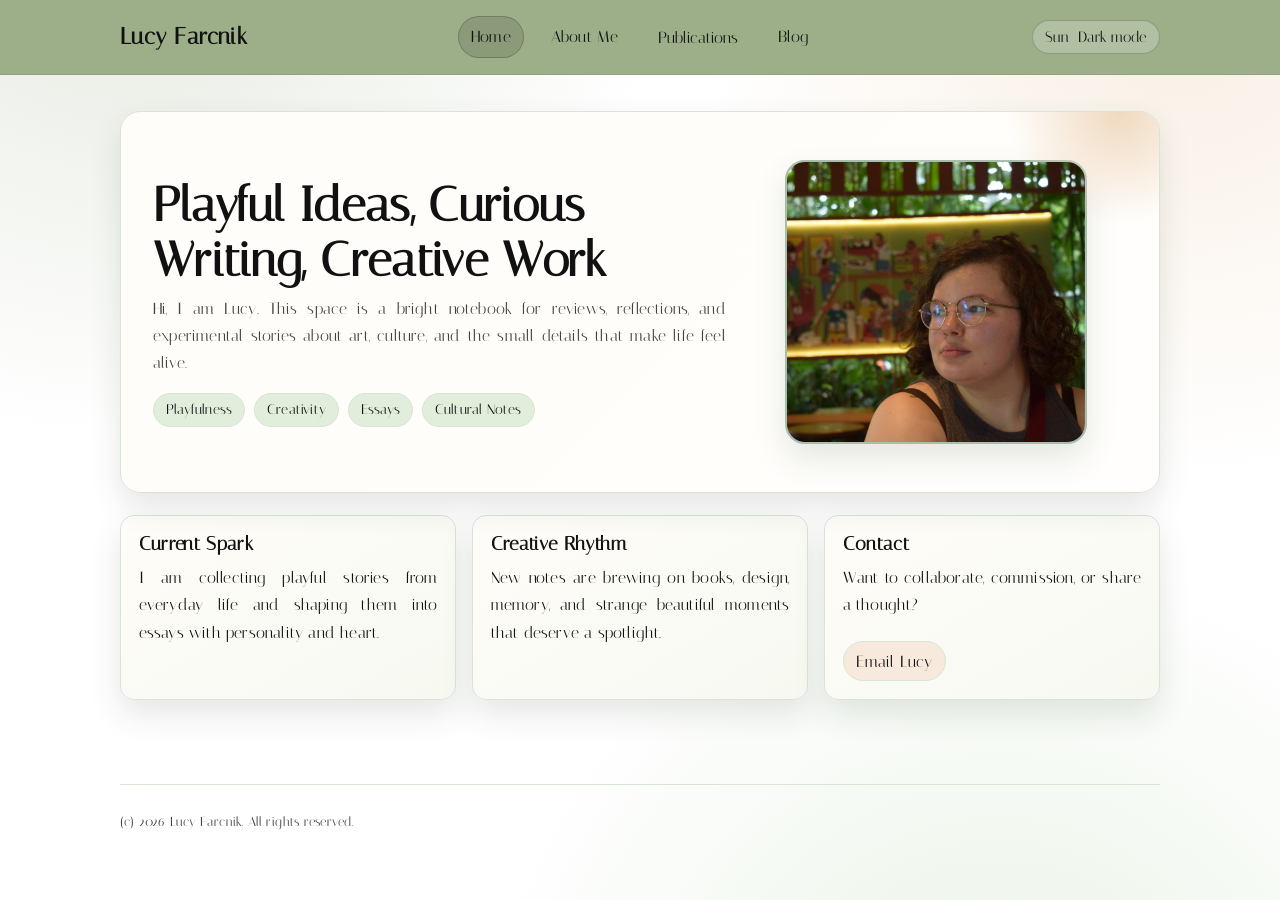
<file: index.html>
<!doctype html>
<html lang="en" data-theme="light">
  <head>
    <meta charset="UTF-8" />
    <meta name="viewport" content="width=device-width, initial-scale=1.0" />
    <title>Home | Doom of a Lady</title>
    <link rel="stylesheet" href="assets/css/variables.css" />
    <link rel="stylesheet" href="assets/css/base.css" />
    <link rel="stylesheet" href="assets/css/components.css" />
    <script defer src="assets/js/theme.js"></script>
    <script defer src="assets/js/contact.js"></script>
  </head>
  <body>
    <header class="site-header">
      <div class="container header-inner">
        <a class="brand" href="index.html">Lucy Farcnik</a>
        <nav class="site-nav" aria-label="Main navigation">
          <a class="nav-link active" href="index.html">Home</a>
          <a class="nav-link" href="about.html">About Me</a>
          <div class="nav-dropdown">
            <button class="nav-link dropdown-toggle" type="button" aria-haspopup="true" aria-expanded="false">
              Publications
            </button>
            <div class="dropdown-menu" role="menu">
              <a class="dropdown-item" href="publications-web.html">Web Publications</a>
              <a class="dropdown-item" href="publications-print.html">Print Publications</a>
            </div>
          </div>
          <a class="nav-link" href="blog.html">Blog</a>
        </nav>
        <button id="theme-toggle" class="theme-toggle" type="button" aria-pressed="false" aria-label="Switch to dark mode">
          <span class="toggle-icon" aria-hidden="true">Sun</span>
          <span class="toggle-text">Dark mode</span>
        </button>
      </div>
    </header>

    <main class="container page">
      <section class="hero">
        <div class="hero-layout">
          <div>
            <h1 class="page-title">Playful Ideas, Curious Writing, Creative Work</h1>
            <p class="page-subtitle">
              Hi, I am Lucy. This space is a bright notebook for reviews, reflections, and experimental stories about art,
              culture, and the small details that make life feel alive.
            </p>
            <div class="badge-row" aria-label="Creative themes">
              <span class="badge">Playfulness</span>
              <span class="badge">Creativity</span>
              <span class="badge">Essays</span>
              <span class="badge">Cultural Notes</span>
            </div>
          </div>
          <div>
            <figure class="profile-frame">
              <img class="mirror-y" src="assets/main_profile.jpg" alt="Portrait of Lucy" />
            </figure>
          </div>
        </div>
      </section>

      <section class="card-grid" aria-label="Quick highlights">
        <article class="card">
          <h3>Current Spark</h3>
          <p>I am collecting playful stories from everyday life and shaping them into essays with personality and heart.</p>
        </article>
        <article class="card">
          <h3>Creative Rhythm</h3>
          <p>New notes are brewing on books, design, memory, and strange beautiful moments that deserve a spotlight.</p>
        </article>
        <article class="card">
          <h3>Contact</h3>
          <p>Want to collaborate, commission, or share a thought?</p>
          <a
            class="contact-pill"
            href="#"
            data-email-user="lucy.farcnik"
            data-email-domain="gmail"
            data-email-tld="com"
          >
            Email Lucy
          </a>
        </article>
      </section>
    </main>

    <footer class="container site-footer">
      <small>(c) <span id="year">2026</span> Lucy Farcnik. All rights reserved.</small>
    </footer>
  </body>
</html>
</file>
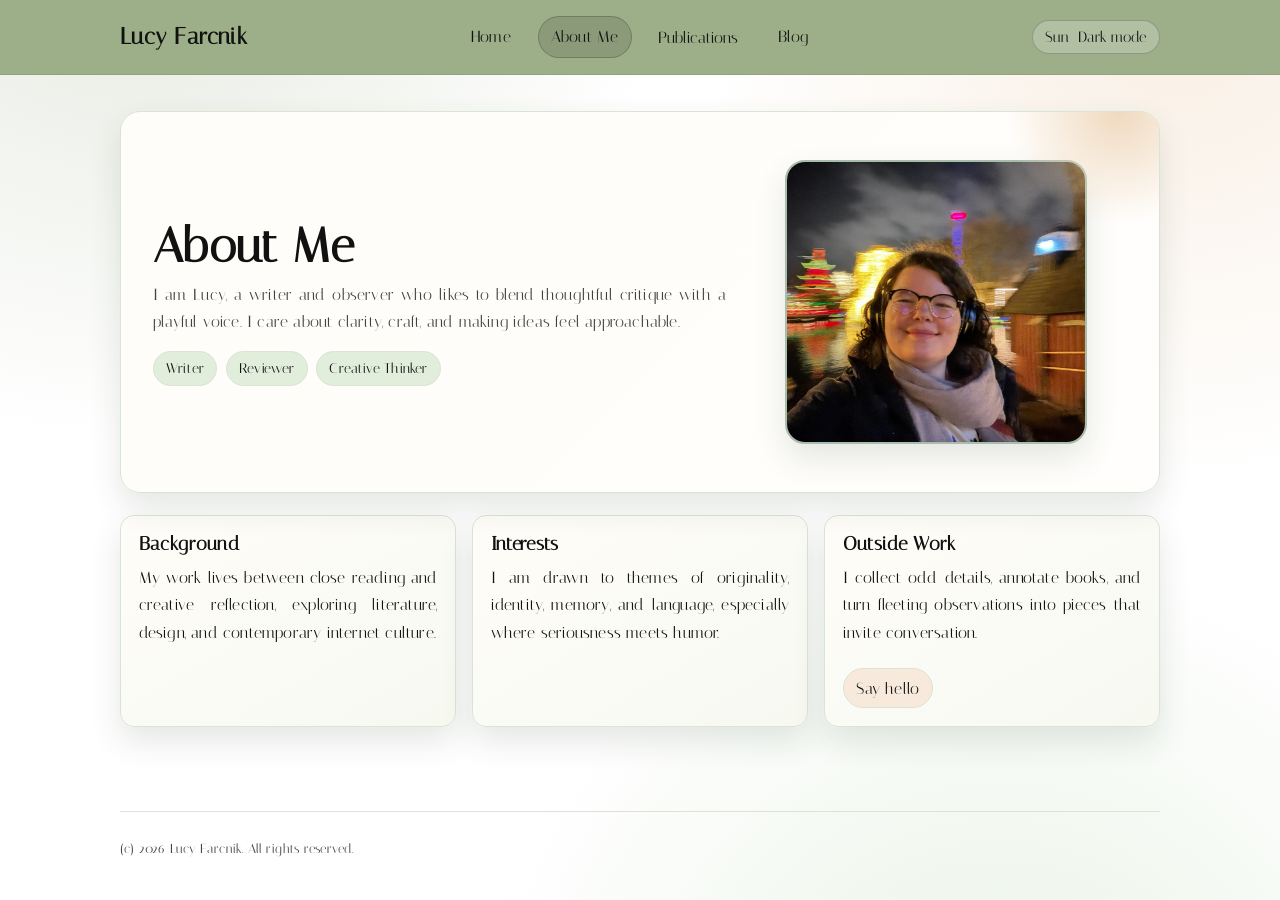
<file: about.html>
<!doctype html>
<html lang="en" data-theme="light">
  <head>
    <meta charset="UTF-8" />
    <meta name="viewport" content="width=device-width, initial-scale=1.0" />
    <title>About Me | Personal Website</title>
    <link rel="stylesheet" href="assets/css/variables.css" />
    <link rel="stylesheet" href="assets/css/base.css" />
    <link rel="stylesheet" href="assets/css/components.css" />
    <script defer src="assets/js/theme.js"></script>
    <script defer src="assets/js/contact.js"></script>
  </head>
  <body>
    <header class="site-header">
      <div class="container header-inner">
        <a class="brand" href="index.html">Lucy Farcnik</a>
        <nav class="site-nav" aria-label="Main navigation">
          <a class="nav-link" href="index.html">Home</a>
          <a class="nav-link active" href="about.html">About Me</a>
          <div class="nav-dropdown">
            <button class="nav-link dropdown-toggle" type="button" aria-haspopup="true" aria-expanded="false">
              Publications
            </button>
            <div class="dropdown-menu" role="menu">
              <a class="dropdown-item" href="publications-web.html">Web Publications</a>
              <a class="dropdown-item" href="publications-print.html">Print Publications</a>
            </div>
          </div>
          <a class="nav-link" href="blog.html">Blog</a>
        </nav>
        <button id="theme-toggle" class="theme-toggle" type="button" aria-pressed="false" aria-label="Switch to dark mode">
          <span class="toggle-icon" aria-hidden="true">Sun</span>
          <span class="toggle-text">Dark mode</span>
        </button>
      </div>
    </header>

    <main class="container page">
      <section class="hero">
        <div class="hero-layout">
          <div>
            <h1 class="page-title">About Me</h1>
            <p class="page-subtitle">
              I am Lucy, a writer and observer who likes to blend thoughtful critique with a playful voice. I care about
              clarity, craft, and making ideas feel approachable.
            </p>
            <div class="badge-row" aria-label="Personal profile tags">
              <span class="badge">Writer</span>
              <span class="badge">Reviewer</span>
              <span class="badge">Creative Thinker</span>
            </div>
          </div>
          <div>
            <figure class="profile-frame">
              <img src="assets/about_me_profile.jpg" alt="Lucy smiling in profile portrait" />
            </figure>
          </div>
        </div>
      </section>

      <section class="card-grid" aria-label="About details">
        <article class="card">
          <h3>Background</h3>
          <p>
            My work lives between close reading and creative reflection, exploring literature, design, and contemporary
            internet culture.
          </p>
        </article>
        <article class="card">
          <h3>Interests</h3>
          <p>
            I am drawn to themes of originality, identity, memory, and language, especially where seriousness meets humor.
          </p>
        </article>
        <article class="card">
          <h3>Outside Work</h3>
          <p>I collect odd details, annotate books, and turn fleeting observations into pieces that invite conversation.</p>
          <a
            class="contact-pill"
            href="#"
            data-email-user="lucy.farcnik"
            data-email-domain="gmail"
            data-email-tld="com"
          >
            Say hello
          </a>
        </article>
      </section>
    </main>

    <footer class="container site-footer">
      <small>(c) <span id="year">2026</span> Lucy Farcnik. All rights reserved.</small>
    </footer>
  </body>
</html>
</file>
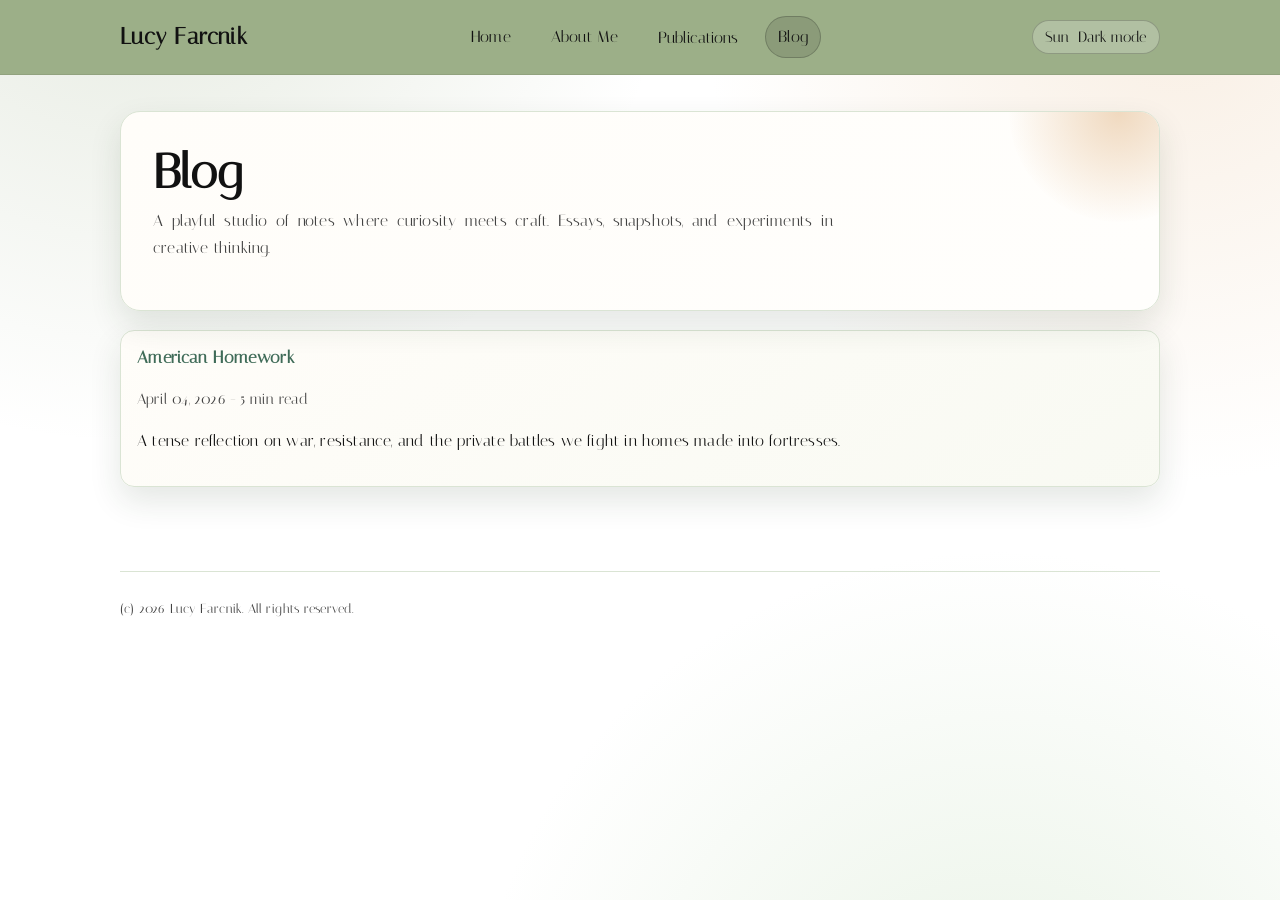
<file: blog.html>
<!doctype html>
<html lang="en" data-theme="light">
  <head>
    <meta charset="UTF-8" />
    <meta name="viewport" content="width=device-width, initial-scale=1.0" />
    <title>Blog | Personal Website</title>
    <link rel="stylesheet" href="assets/css/variables.css" />
    <link rel="stylesheet" href="assets/css/base.css" />
    <link rel="stylesheet" href="assets/css/components.css" />
    <script defer src="assets/js/theme.js"></script>
    <script defer src="assets/js/blog-list.js"></script>
  </head>
  <body>
    <header class="site-header">
      <div class="container header-inner">
        <a class="brand" href="index.html">Lucy Farcnik</a>
        <nav class="site-nav" aria-label="Main navigation">
          <a class="nav-link" href="index.html">Home</a>
          <a class="nav-link" href="about.html">About Me</a>
          <div class="nav-dropdown">
            <button class="nav-link dropdown-toggle" type="button" aria-haspopup="true" aria-expanded="false">
              Publications
            </button>
            <div class="dropdown-menu" role="menu">
              <a class="dropdown-item" href="publications-web.html">Web Publications</a>
              <a class="dropdown-item" href="publications-print.html">Print Publications</a>
            </div>
          </div>
          <a class="nav-link active" href="blog.html">Blog</a>
        </nav>
        <button id="theme-toggle" class="theme-toggle" type="button" aria-pressed="false" aria-label="Switch to dark mode">
          <span class="toggle-icon" aria-hidden="true">Sun</span>
          <span class="toggle-text">Dark mode</span>
        </button>
      </div>
    </header>

    <main class="container page">
      <section class="hero">
        <h1 class="page-title">Blog</h1>
        <p class="page-subtitle">
          A playful studio of notes where curiosity meets craft. Essays, snapshots, and experiments in creative thinking.
        </p>
      </section>

      <section id="blog-post-list" class="post-list" aria-label="Blog posts">
        <article class="post">
          <h3>Loading posts...</h3>
          <p class="post-meta">Please wait</p>
        </article>
      </section>
    </main>

    <footer class="container site-footer">
      <small>(c) <span id="year">2026</span> Lucy Farcnik. All rights reserved.</small>
    </footer>
  </body>
</html>
</file>
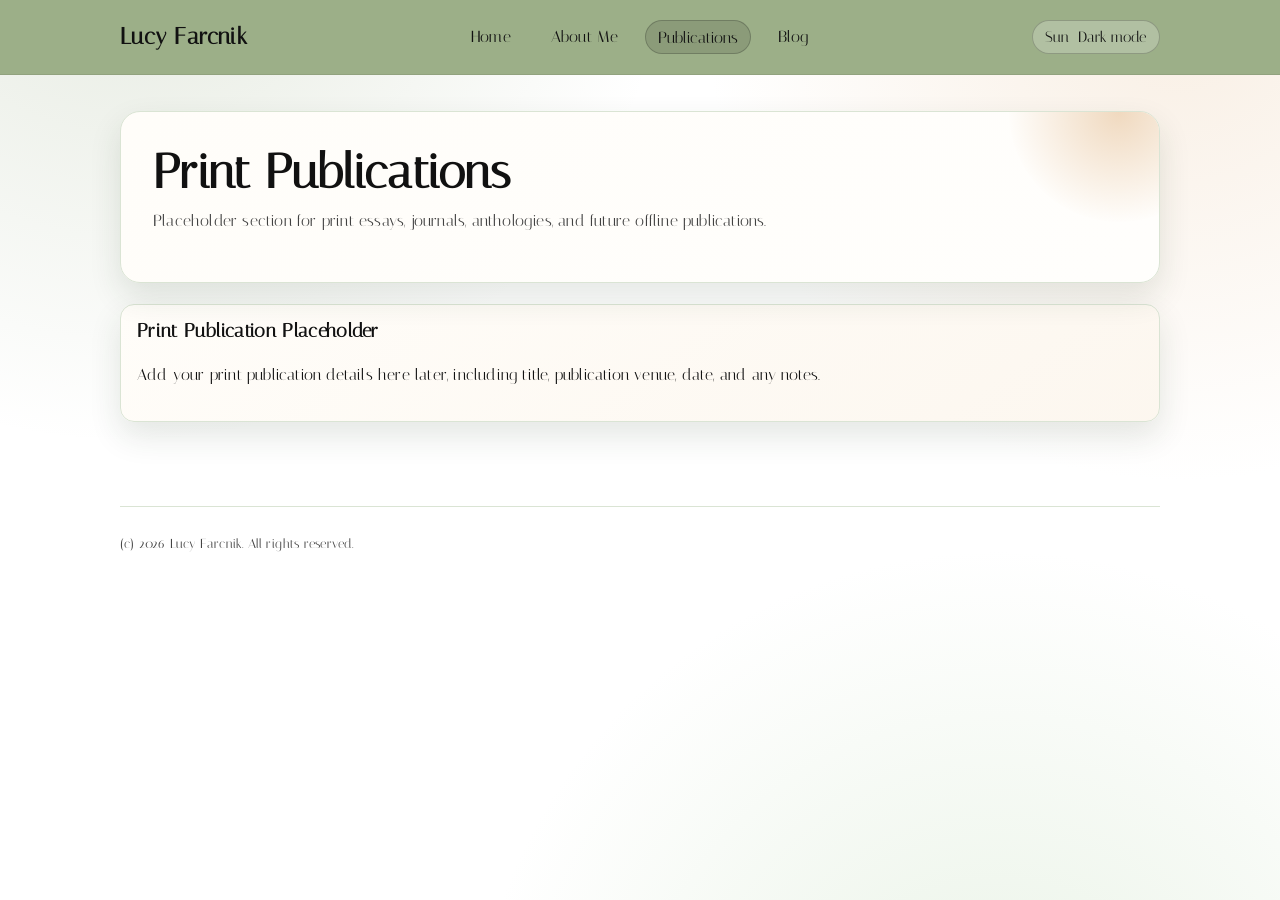
<file: publications-print.html>
<!doctype html>
<html lang="en" data-theme="light">
  <head>
    <meta charset="UTF-8" />
    <meta name="viewport" content="width=device-width, initial-scale=1.0" />
    <title>Print Publications | Lucy Farcnik</title>
    <link rel="stylesheet" href="assets/css/variables.css" />
    <link rel="stylesheet" href="assets/css/base.css" />
    <link rel="stylesheet" href="assets/css/components.css" />
    <script defer src="assets/js/theme.js"></script>
  </head>
  <body>
    <header class="site-header">
      <div class="container header-inner">
        <a class="brand" href="index.html">Lucy Farcnik</a>
        <nav class="site-nav" aria-label="Main navigation">
          <a class="nav-link" href="index.html">Home</a>
          <a class="nav-link" href="about.html">About Me</a>
          <div class="nav-dropdown">
            <button class="nav-link dropdown-toggle active" type="button" aria-haspopup="true" aria-expanded="false">
              Publications
            </button>
            <div class="dropdown-menu" role="menu">
              <a class="dropdown-item" href="publications-web.html">Web Publications</a>
              <a class="dropdown-item active" href="publications-print.html">Print Publications</a>
            </div>
          </div>
          <a class="nav-link" href="blog.html">Blog</a>
        </nav>
        <button id="theme-toggle" class="theme-toggle" type="button" aria-pressed="false" aria-label="Switch to dark mode">
          <span class="toggle-icon" aria-hidden="true">Sun</span>
          <span class="toggle-text">Dark mode</span>
        </button>
      </div>
    </header>

    <main class="container page">
      <section class="hero">
        <h1 class="page-title">Print Publications</h1>
        <p class="page-subtitle">
          Placeholder section for print essays, journals, anthologies, and future offline publications.
        </p>
      </section>

      <section class="timeline" aria-label="Print publication list placeholder">
        <article class="timeline-item">
          <h3>Print Publication Placeholder</h3>
          <p>
            Add your print publication details here later, including title, publication venue, date, and any notes.
          </p>
        </article>
      </section>
    </main>

    <footer class="container site-footer">
      <small>(c) <span id="year">2026</span> Lucy Farcnik. All rights reserved.</small>
    </footer>
  </body>
</html>
</file>
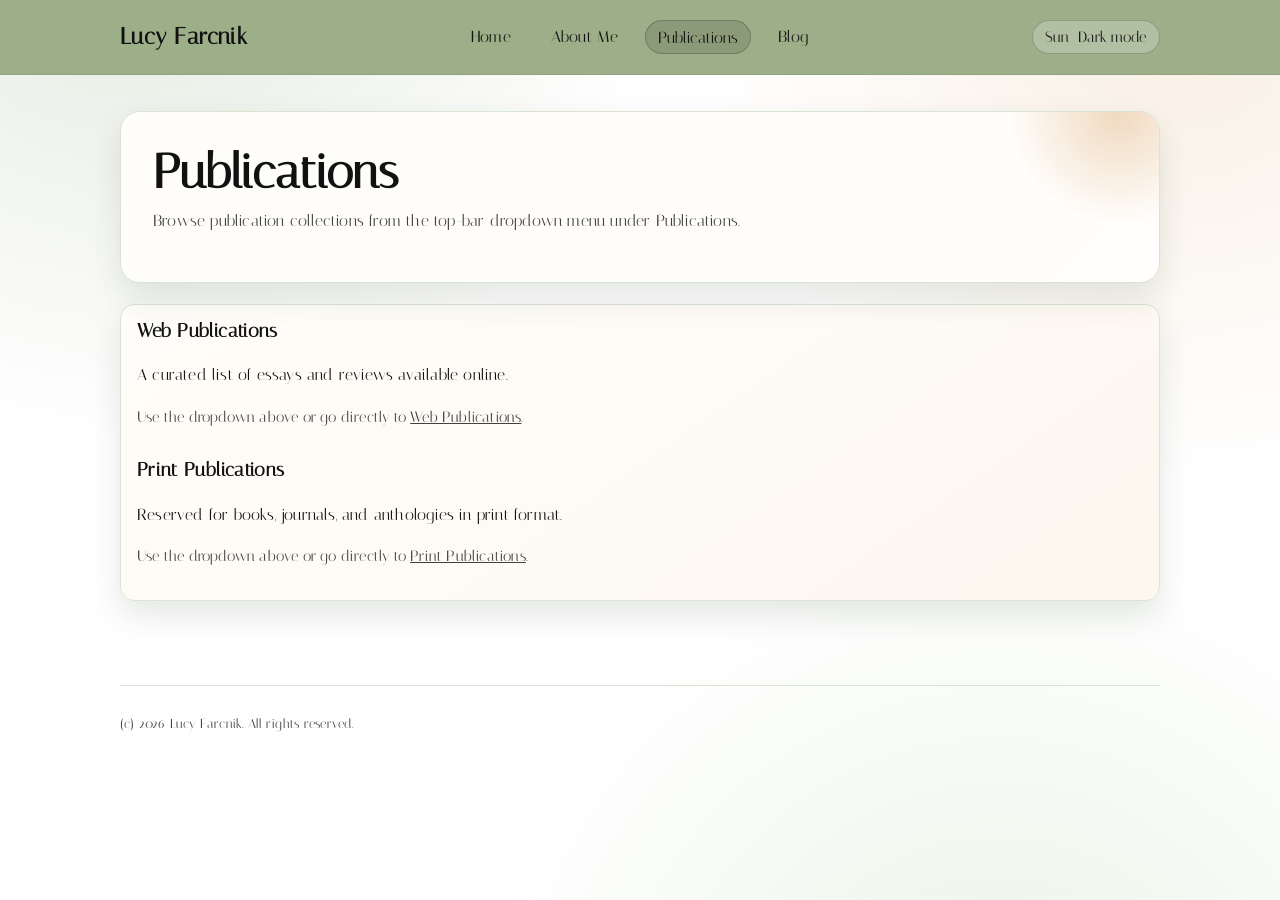
<file: publications.html>
<!doctype html>
<html lang="en" data-theme="light">
  <head>
    <meta charset="UTF-8" />
    <meta name="viewport" content="width=device-width, initial-scale=1.0" />
    <title>Publications | Personal Website</title>
    <link rel="stylesheet" href="assets/css/variables.css" />
    <link rel="stylesheet" href="assets/css/base.css" />
    <link rel="stylesheet" href="assets/css/components.css" />
    <script defer src="assets/js/theme.js"></script>
  </head>
  <body>
    <header class="site-header">
      <div class="container header-inner">
        <a class="brand" href="index.html">Lucy Farcnik</a>
        <nav class="site-nav" aria-label="Main navigation">
          <a class="nav-link" href="index.html">Home</a>
          <a class="nav-link" href="about.html">About Me</a>
          <div class="nav-dropdown">
            <button class="nav-link dropdown-toggle active" type="button" aria-haspopup="true" aria-expanded="false">
              Publications
            </button>
            <div class="dropdown-menu" role="menu">
              <a class="dropdown-item" href="publications-web.html">Web Publications</a>
              <a class="dropdown-item" href="publications-print.html">Print Publications</a>
            </div>
          </div>
          <a class="nav-link" href="blog.html">Blog</a>
        </nav>
        <button id="theme-toggle" class="theme-toggle" type="button" aria-pressed="false" aria-label="Switch to dark mode">
          <span class="toggle-icon" aria-hidden="true">Sun</span>
          <span class="toggle-text">Dark mode</span>
        </button>
      </div>
    </header>

    <main class="container page">
      <section class="hero">
        <h1 class="page-title">Publications</h1>
        <p class="page-subtitle">
          Browse publication collections from the top-bar dropdown menu under Publications.
        </p>
      </section>

      <section class="timeline" aria-label="Publications list">
        <article class="timeline-item">
          <h3>Web Publications</h3>
          <p>A curated list of essays and reviews available online.</p>
          <p class="soft-note">Use the dropdown above or go directly to <a href="publications-web.html">Web Publications</a>.</p>
        </article>
        <article class="timeline-item">
          <h3>Print Publications</h3>
          <p>Reserved for books, journals, and anthologies in print format.</p>
          <p class="soft-note">Use the dropdown above or go directly to <a href="publications-print.html">Print Publications</a>.</p>
        </article>
      </section>
    </main>

    <footer class="container site-footer">
      <small>(c) <span id="year">2026</span> Lucy Farcnik. All rights reserved.</small>
    </footer>
  </body>
</html>
</file>
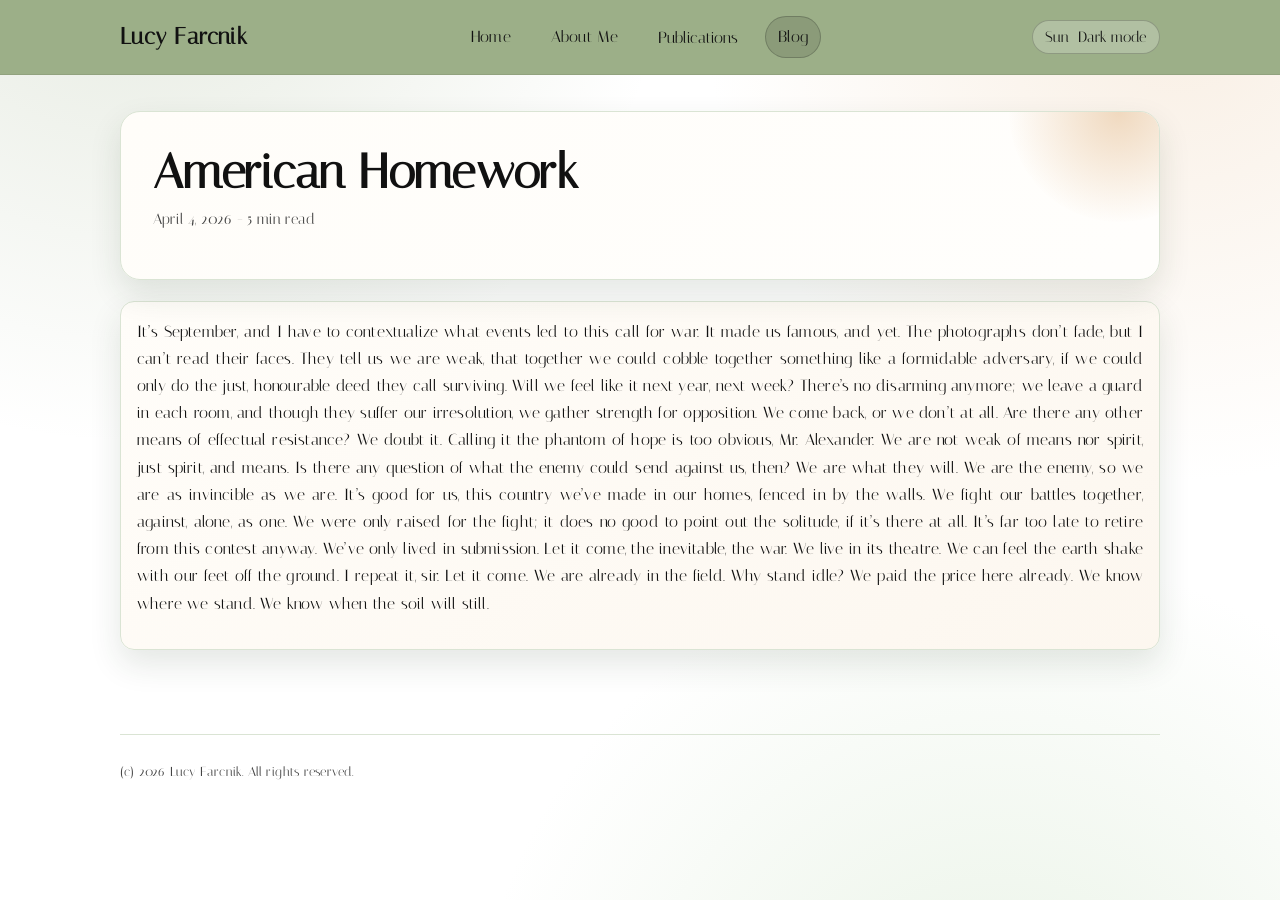
<file: blogs/american-homework.html>
<!doctype html>
<html lang="en" data-theme="light">
  <head>
    <meta charset="UTF-8" />
    <meta name="viewport" content="width=device-width, initial-scale=1.0" />
    <meta name="post-title" content="American Homework" />
    <meta name="post-date" content="2026-04-04" />
    <meta name="post-read-time" content="5 min read" />
    <meta name="post-summary" content="A tense reflection on war, resistance, and the private battles we fight in homes made into fortresses." />
    <title>American Homework | Lucy Farcnik</title>
    <link rel="stylesheet" href="../assets/css/variables.css" />
    <link rel="stylesheet" href="../assets/css/base.css" />
    <link rel="stylesheet" href="../assets/css/components.css" />
    <script defer src="../assets/js/theme.js"></script>
  </head>
  <body>
    <header class="site-header">
      <div class="container header-inner">
        <a class="brand" href="../index.html">Lucy Farcnik</a>
        <nav class="site-nav" aria-label="Main navigation">
          <a class="nav-link" href="../index.html">Home</a>
          <a class="nav-link" href="../about.html">About Me</a>
          <div class="nav-dropdown">
            <button class="nav-link dropdown-toggle" type="button" aria-haspopup="true" aria-expanded="false">
              Publications
            </button>
            <div class="dropdown-menu" role="menu">
              <a class="dropdown-item" href="../publications-web.html">Web Publications</a>
              <a class="dropdown-item" href="../publications-print.html">Print Publications</a>
            </div>
          </div>
          <a class="nav-link active" href="../blog.html">Blog</a>
        </nav>
        <button id="theme-toggle" class="theme-toggle" type="button" aria-pressed="false" aria-label="Switch to dark mode">
          <span class="toggle-icon" aria-hidden="true">Sun</span>
          <span class="toggle-text">Dark mode</span>
        </button>
      </div>
    </header>

    <main class="container page">
      <section class="hero">
        <h1 class="page-title">American Homework</h1>
        <p class="post-meta">April 4, 2026 - 5 min read</p>
      </section>

      <section class="timeline">
        <article class="timeline-item">
          <p>
            It’s September, and I have to contextualize what events led to this call for war. It made us famous, and yet. The photographs don’t fade, but I can’t read their faces. They tell us we are weak, that together we could cobble together something like a formidable adversary, if we could only do the just, honourable deed they call surviving. Will we feel like it next year, next week? There’s no disarming anymore; we leave a guard in each room, and though they suffer our irresolution, we gather strength for opposition. We come back, or we don’t at all. Are there any other means of effectual resistance? We doubt it. Calling it the phantom of hope is too obvious, Mr. Alexander. We are not weak of means nor spirit, just spirit, and means. Is there any question of what the enemy could send against us, then? We are what they will. We are the enemy, so we are as invincible as we are. It’s good for us, this country we’ve made in our homes, fenced in by the walls. We fight our battles together, against, alone, as one. We were only raised for the fight; it does no good to point out the solitude, if it’s there at all. It’s far too late to retire from this contest anyway. We’ve only lived in submission. Let it come, the inevitable, the war. We live in its theatre. We can feel the earth shake with our feet off the ground. I repeat it, sir. Let it come. We are already in the field. Why stand idle? We paid the price here already. We know where we stand. We know when the soil will still.
          </p>
        </article>
      </section>
    </main>

    <footer class="container site-footer">
      <small>(c) <span id="year">2026</span> Lucy Farcnik. All rights reserved.</small>
    </footer>
  </body>
</html>
</file>
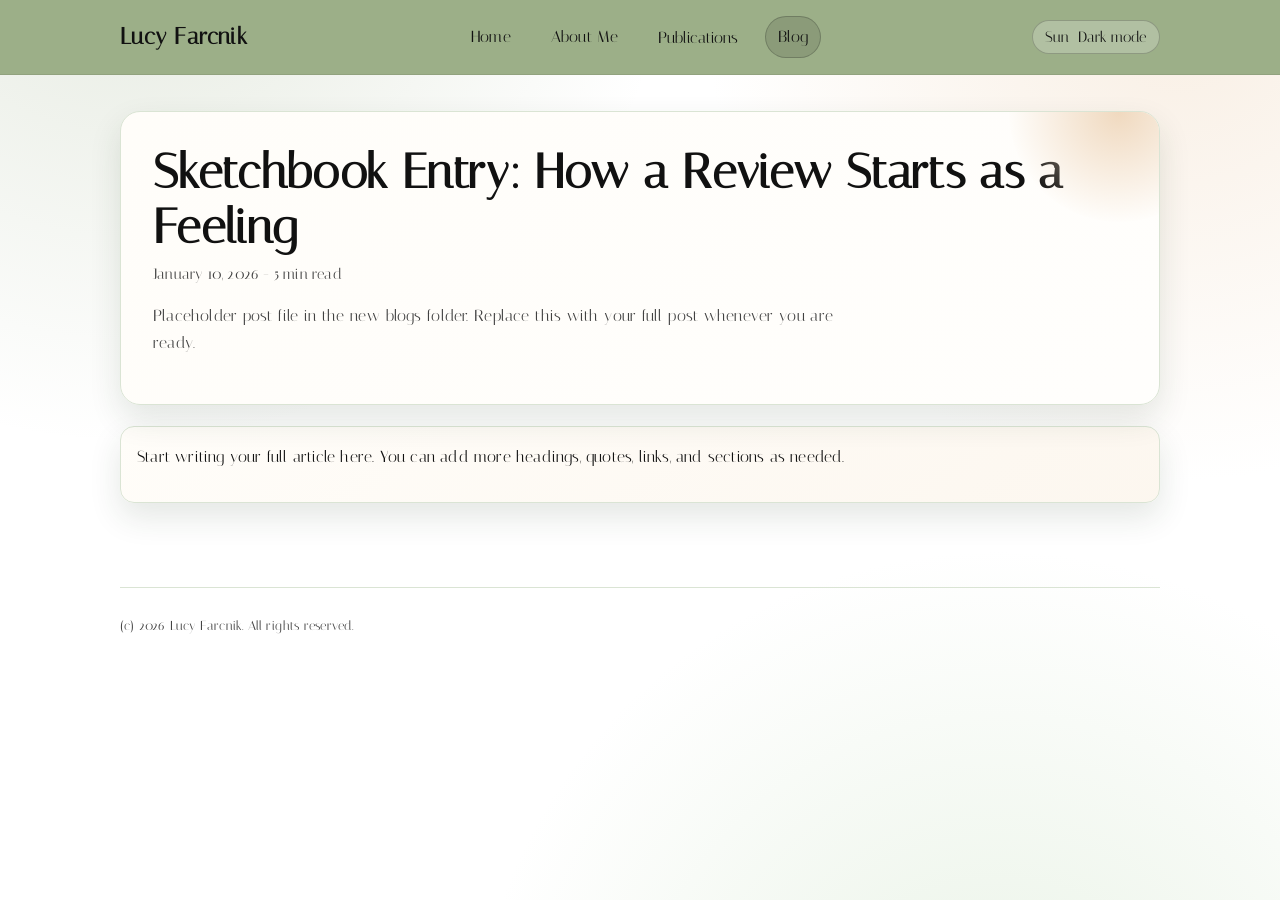
<file: blogs/sketchbook-entry-review-feeling.html>
<!doctype html>
<html lang="en" data-theme="light">
  <head>
    <meta charset="UTF-8" />
    <meta name="viewport" content="width=device-width, initial-scale=1.0" />
    <meta name="post-title" content="Sketchbook Entry: How a Review Starts as a Feeling" />
    <meta name="post-date" content="2026-01-10" />
    <meta name="post-read-time" content="5 min read" />
    <meta
      name="post-summary"
      content="A short walk through my process: from a highlighted sentence to a full piece, with detours, doodles, and tiny revelations."
    />
    <title>Sketchbook Entry | Lucy Farcnik</title>
    <link rel="stylesheet" href="../assets/css/variables.css" />
    <link rel="stylesheet" href="../assets/css/base.css" />
    <link rel="stylesheet" href="../assets/css/components.css" />
    <script defer src="../assets/js/theme.js"></script>
  </head>
  <body>
    <header class="site-header">
      <div class="container header-inner">
        <a class="brand" href="../index.html">Lucy Farcnik</a>
        <nav class="site-nav" aria-label="Main navigation">
          <a class="nav-link" href="../index.html">Home</a>
          <a class="nav-link" href="../about.html">About Me</a>
          <div class="nav-dropdown">
            <button class="nav-link dropdown-toggle" type="button" aria-haspopup="true" aria-expanded="false">
              Publications
            </button>
            <div class="dropdown-menu" role="menu">
              <a class="dropdown-item" href="../publications-web.html">Web Publications</a>
              <a class="dropdown-item" href="../publications-print.html">Print Publications</a>
            </div>
          </div>
          <a class="nav-link active" href="../blog.html">Blog</a>
        </nav>
        <button id="theme-toggle" class="theme-toggle" type="button" aria-pressed="false" aria-label="Switch to dark mode">
          <span class="toggle-icon" aria-hidden="true">Sun</span>
          <span class="toggle-text">Dark mode</span>
        </button>
      </div>
    </header>

    <main class="container page">
      <section class="hero">
        <h1 class="page-title">Sketchbook Entry: How a Review Starts as a Feeling</h1>
        <p class="post-meta">January 10, 2026 - 5 min read</p>
        <p class="page-subtitle">
          Placeholder post file in the new blogs folder. Replace this with your full post whenever you are ready.
        </p>
      </section>

      <section class="timeline">
        <article class="timeline-item">
          <p>
            Start writing your full article here. You can add more headings, quotes, links, and sections as needed.
          </p>
        </article>
      </section>
    </main>

    <footer class="container site-footer">
      <small>(c) <span id="year">2026</span> Lucy Farcnik. All rights reserved.</small>
    </footer>
  </body>
</html>
</file>
<file: assets/css/variables.css>
:root {
  --font-main: "Italiana", Georgia, "Times New Roman", serif;

  --bg: #ffffff;
  --surface: #fffdf9;
  --text: #111111;
  --muted-text: #414141;
  --header-bg: #9caf88;
  --header-text: #111111;
  --accent: #3f6b58;
  --accent-soft: #f0d9bf;
  --accent-soft-2: #d6e8d0;
  --border: #dae4d4;
  --shadow: 0 14px 32px rgba(34, 58, 36, 0.12);
}

[data-theme="dark"] {
  --bg: #121715;
  --surface: #1a231f;
  --text: #f1f5f2;
  --muted-text: #b4c2ba;
  --header-bg: #4f6b44;
  --header-text: #f6fbf6;
  --accent: #b9d8be;
  --accent-soft: #5a4d3e;
  --accent-soft-2: #304336;
  --border: #2d3b33;
  --shadow: 0 14px 34px rgba(0, 0, 0, 0.35);
}
</file>
<file: assets/css/base.css>
@import url("https://fonts.googleapis.com/css2?family=Italiana&display=swap");

* {
  box-sizing: border-box;
}

html,
body {
  margin: 0;
  padding: 0;
}

body {
  font-family: var(--font-main);
  color: var(--text);
  background: radial-gradient(circle at 10% -12%, rgba(156, 175, 136, 0.27), transparent 36%),
    radial-gradient(circle at 92% 1%, rgba(240, 217, 191, 0.42), transparent 32%),
    radial-gradient(circle at 78% 120%, rgba(214, 232, 208, 0.55), transparent 36%),
    var(--bg);
  line-height: 1.7;
  letter-spacing: 0.2px;
  min-height: 100vh;
  transition: background-color 0.25s ease, color 0.25s ease;
}

a {
  color: inherit;
}

.container {
  width: min(1040px, calc(100% - 2rem));
  margin: 0 auto;
}

.page {
  padding: 2.25rem 0 3.25rem;
}

h1,
h2,
h3 {
  line-height: 1.15;
  letter-spacing: 0.35px;
  margin-top: 0;
}

p {
  margin-top: 0;
  text-align: justify;
  text-justify: inter-word;
}

li {
  text-align: justify;
  text-justify: inter-word;
}

img {
  max-width: 100%;
  display: block;
}
</file>
<file: assets/css/components.css>
.site-header {
  position: sticky;
  top: 0;
  z-index: 50;
  background: var(--header-bg);
  color: var(--header-text);
  border-bottom: 1px solid rgba(17, 17, 17, 0.08);
  backdrop-filter: blur(4px);
}

.header-inner {
  display: flex;
  align-items: center;
  justify-content: space-between;
  gap: 1rem;
  min-height: 74px;
}

.brand {
  font-size: 1.45rem;
  text-decoration: none;
  font-weight: 700;
  letter-spacing: 0.45px;
}

.site-nav {
  display: flex;
  flex-wrap: wrap;
  gap: 0.85rem;
  align-items: center;
}

.nav-link {
  text-decoration: none;
  padding: 0.4rem 0.76rem;
  border-radius: 999px;
  border: 1px solid transparent;
  transition: all 0.2s ease;
}

.nav-link:hover,
.nav-link:focus-visible {
  border-color: rgba(17, 17, 17, 0.3);
  background: rgba(255, 255, 255, 0.24);
  outline: none;
}

.nav-link.active {
  background: rgba(17, 17, 17, 0.12);
  border-color: rgba(17, 17, 17, 0.22);
}

.nav-dropdown {
  position: relative;
}

.nav-dropdown::after {
  content: "";
  position: absolute;
  left: 0;
  right: 0;
  top: 100%;
  height: 10px;
}

.dropdown-toggle {
  font-family: inherit;
  font-size: 1rem;
  cursor: pointer;
  background: transparent;
  color: inherit;
}

.dropdown-menu {
  position: absolute;
  top: 100%;
  left: 0;
  min-width: 220px;
  padding: 0.45rem;
  border-radius: 12px;
  border: 1px solid var(--border);
  box-shadow: var(--shadow);
  background: linear-gradient(145deg, var(--surface), color-mix(in srgb, var(--surface), var(--accent-soft-2) 20%));
  display: none;
  z-index: 40;
}

.dropdown-item {
  display: block;
  text-decoration: none;
  border-radius: 8px;
  padding: 0.45rem 0.55rem;
  transition: background-color 0.2s ease;
}

.dropdown-item:hover,
.dropdown-item:focus-visible,
.dropdown-item.active {
  background: color-mix(in srgb, var(--accent-soft), transparent 38%);
  outline: none;
}

.nav-dropdown:hover .dropdown-menu,
.nav-dropdown:focus-within .dropdown-menu {
  display: block;
}

.theme-toggle {
  display: inline-flex;
  align-items: center;
  gap: 0.55rem;
  border: 1px solid rgba(17, 17, 17, 0.22);
  background: rgba(255, 255, 255, 0.22);
  color: inherit;
  border-radius: 999px;
  padding: 0.45rem 0.8rem;
  cursor: pointer;
  font-family: inherit;
  font-size: 0.95rem;
  transition: transform 0.2s ease, background-color 0.2s ease;
}

.theme-toggle:hover,
.theme-toggle:focus-visible {
  transform: translateY(-1px);
  background: rgba(255, 255, 255, 0.35);
  outline: none;
}

.hero {
  position: relative;
  overflow: hidden;
  background: linear-gradient(135deg, var(--surface), color-mix(in srgb, var(--surface), var(--bg) 52%));
  border: 1px solid var(--border);
  border-radius: 20px;
  box-shadow: var(--shadow);
  padding: 2rem;
  animation: fadeInUp 0.5s ease;
}

.hero::before {
  content: "";
  position: absolute;
  width: 220px;
  height: 220px;
  border-radius: 999px;
  top: -110px;
  right: -70px;
  background: radial-gradient(circle, var(--accent-soft), transparent 72%);
  pointer-events: none;
}

.page-title {
  margin-bottom: 0.5rem;
  font-size: clamp(2rem, 4.4vw, 3rem);
}

.page-subtitle {
  color: var(--muted-text);
  max-width: 68ch;
}

.card-grid {
  display: grid;
  grid-template-columns: repeat(auto-fit, minmax(245px, 1fr));
  gap: 1rem;
  margin-top: 1.4rem;
}

.card {
  background: linear-gradient(150deg, var(--surface), color-mix(in srgb, var(--surface), var(--accent-soft-2) 20%));
  border: 1px solid var(--border);
  border-radius: 14px;
  padding: 1.1rem;
  box-shadow: var(--shadow);
  animation: fadeInUp 0.55s ease;
}

.card h3 {
  margin-bottom: 0.55rem;
}

.timeline {
  display: grid;
  gap: 0.95rem;
  margin-top: 1.3rem;
  background: linear-gradient(145deg, var(--surface), color-mix(in srgb, var(--surface), var(--accent-soft) 17%));
  border: 1px solid var(--border);
  border-radius: 14px;
  padding: 1rem;
  box-shadow: var(--shadow);
}

.timeline-item {
  background: transparent;
  border: none;
  border-radius: 0;
  padding: 0;
  box-shadow: none;
}

.post-list {
  display: grid;
  gap: 1rem;
  margin-top: 1.2rem;
}

.post {
  background: linear-gradient(145deg, var(--surface), color-mix(in srgb, var(--surface), var(--accent-soft-2) 16%));
  border: 1px solid var(--border);
  border-radius: 14px;
  padding: 1rem;
  box-shadow: var(--shadow);
}

.hero-layout {
  display: grid;
  grid-template-columns: minmax(0, 1.2fr) minmax(220px, 0.8fr);
  align-items: center;
  gap: 1.2rem;
}

.profile-frame {
  border-radius: 20px;
  border: 2px solid color-mix(in srgb, var(--accent), var(--border) 68%);
  overflow: hidden;
  box-shadow: var(--shadow);
  background: #fff;
}

.profile-frame img {
  width: 100%;
  height: 100%;
  object-fit: cover;
  min-height: 280px;
}

.mirror-y {
  transform: scaleX(-1);
}

.profile-caption {
  color: var(--muted-text);
  margin-top: 0.5rem;
}

.badge-row {
  display: flex;
  flex-wrap: wrap;
  gap: 0.55rem;
  margin-top: 0.95rem;
}

.badge {
  display: inline-block;
  background: color-mix(in srgb, var(--accent-soft-2), #ffffff 24%);
  color: var(--text);
  border: 1px solid var(--border);
  border-radius: 999px;
  padding: 0.26rem 0.75rem;
  font-size: 0.9rem;
}

.contact-pill {
  display: inline-flex;
  margin-top: 0.4rem;
  text-decoration: none;
  border: 1px solid var(--border);
  background: color-mix(in srgb, var(--accent-soft), #ffffff 45%);
  border-radius: 999px;
  padding: 0.34rem 0.8rem;
}

.publication-switcher {
  margin-top: 1.1rem;
  display: flex;
  gap: 0.6rem;
  align-items: center;
  flex-wrap: wrap;
}

.publication-switcher label {
  font-size: 1rem;
  color: var(--muted-text);
}

.publication-switcher select {
  appearance: none;
  border: 1px solid var(--border);
  border-radius: 12px;
  background: linear-gradient(145deg, var(--surface), color-mix(in srgb, var(--surface), var(--accent-soft-2) 20%));
  color: var(--text);
  padding: 0.52rem 0.8rem;
  font-family: inherit;
  font-size: 1rem;
  cursor: pointer;
}

.publication-list {
  list-style: none;
  margin: 0;
  padding: 0;
  display: grid;
  gap: 0.9rem;
}

.publication-list a {
  color: var(--accent);
}

.soft-note {
  color: var(--muted-text);
  font-size: 0.94rem;
}

.publication-bars {
  display: grid;
  gap: 0.9rem;
  margin-top: 1.3rem;
}

.publication-bar {
  position: relative;
  background: linear-gradient(145deg, var(--surface), color-mix(in srgb, var(--surface), var(--accent-soft) 17%));
  border: 1px solid var(--border);
  border-radius: 14px;
  padding: 1rem;
  box-shadow: var(--shadow);
}

.publication-main {
  display: flex;
  align-items: center;
  gap: 0.75rem;
  padding-right: 8.5rem;
}

.publication-thumb {
  width: 56px;
  height: 56px;
  flex-shrink: 0;
  border-radius: 8px;
  object-fit: cover;
  border: 1px solid var(--border);
  box-shadow: var(--shadow);
}

.publication-link {
  color: var(--accent);
  text-decoration: none;
  font-size: 1.04rem;
}

.publication-link:hover,
.publication-link:focus-visible {
  text-decoration: underline;
  outline: none;
}

.link-preview {
  position: absolute;
  top: 50%;
  right: 1rem;
  transform: translateY(-50%);
  width: min(340px, 72vw);
  padding: 0.45rem;
  border-radius: 10px;
  border: 1px solid var(--border);
  background: linear-gradient(145deg, var(--surface), color-mix(in srgb, var(--surface), var(--accent-soft-2) 24%));
  box-shadow: var(--shadow);
  opacity: 0;
  pointer-events: none;
  transition: opacity 0.2s ease;
}

.website-preview {
  display: grid;
  gap: 0.35rem;
}

.website-preview-shot {
  width: 100%;
  height: 180px;
  object-fit: cover;
  border-radius: 8px;
  border: 1px solid var(--border);
  background: #ffffff;
}

.website-preview-meta {
  color: var(--muted-text);
  font-size: 0.82rem;
}

.publication-bar:hover .link-preview,
.publication-bar:focus-within .link-preview {
  opacity: 1;
}

.post-meta {
  font-size: 0.92rem;
  color: var(--muted-text);
}

.site-footer {
  border-top: 1px solid var(--border);
  margin-top: 2rem;
  color: var(--muted-text);
  padding: 1.4rem 0 2.2rem;
}

@keyframes fadeInUp {
  from {
    transform: translateY(7px);
    opacity: 0;
  }

  to {
    transform: translateY(0);
    opacity: 1;
  }
}

@media (max-width: 850px) {
  .header-inner {
    flex-wrap: wrap;
    padding: 0.7rem 0;
  }

  .site-nav {
    order: 3;
    width: 100%;
    justify-content: center;
  }

  .dropdown-menu {
    left: 50%;
    transform: translateX(-50%);
  }

  .link-preview {
    position: static;
    transform: none;
    width: 100%;
    margin-top: 0.6rem;
    opacity: 1;
    pointer-events: auto;
  }

  .publication-main {
    padding-right: 0;
  }

  .brand {
    order: 1;
  }

  .theme-toggle {
    order: 2;
    margin-left: auto;
  }

  .hero-layout {
    grid-template-columns: 1fr;
  }
}
</file>
